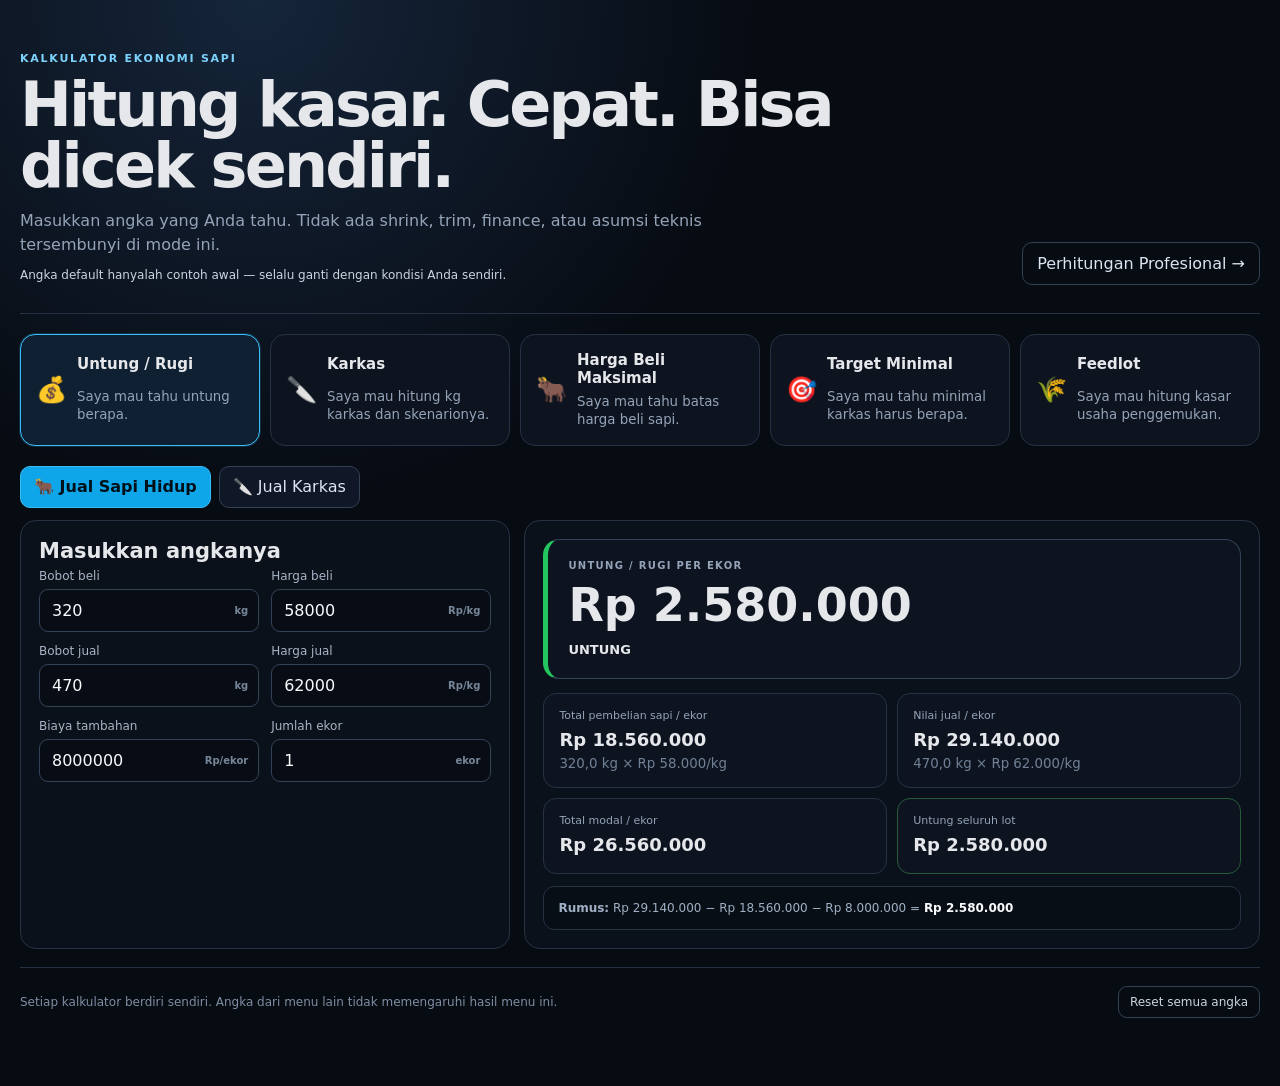
<file: cattle-economics/index.html>
<!doctype html>
<html lang="id">
  <head>
    <meta charset="UTF-8" />
    <meta name="viewport" content="width=device-width, initial-scale=1.0" />
    <meta name="theme-color" content="#111827" />
    <meta name="description" content="Enterprise cattle, feedlot, carcass, slaughterhouse, and meat economics calculator." />
    <title>Cattle Economic Intelligence System</title>
    <script type="module" crossorigin src="./assets/index-B0aUcyqt.js"></script>
    <link rel="stylesheet" crossorigin href="./assets/index-Bn8fKiY9.css">
  </head>
  <body>
    <div id="root"></div>
  </body>
</html>
</file>
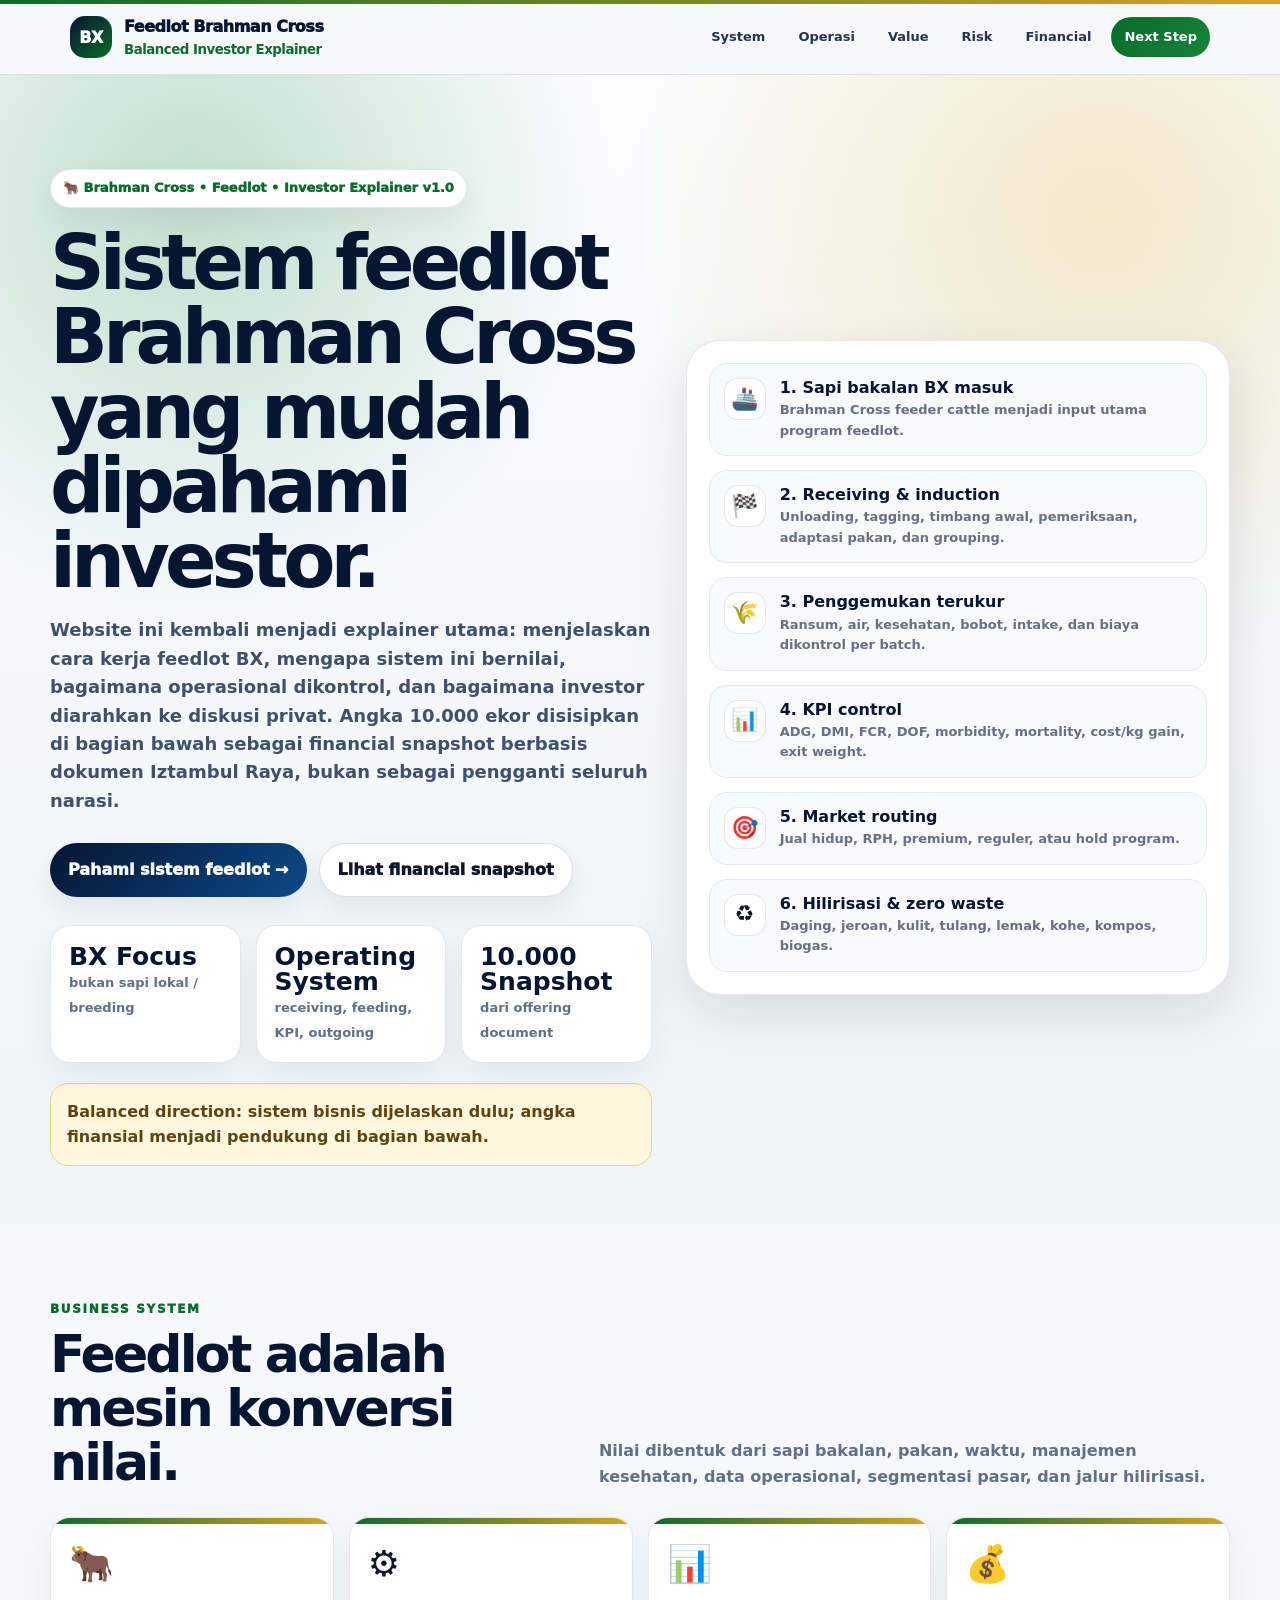
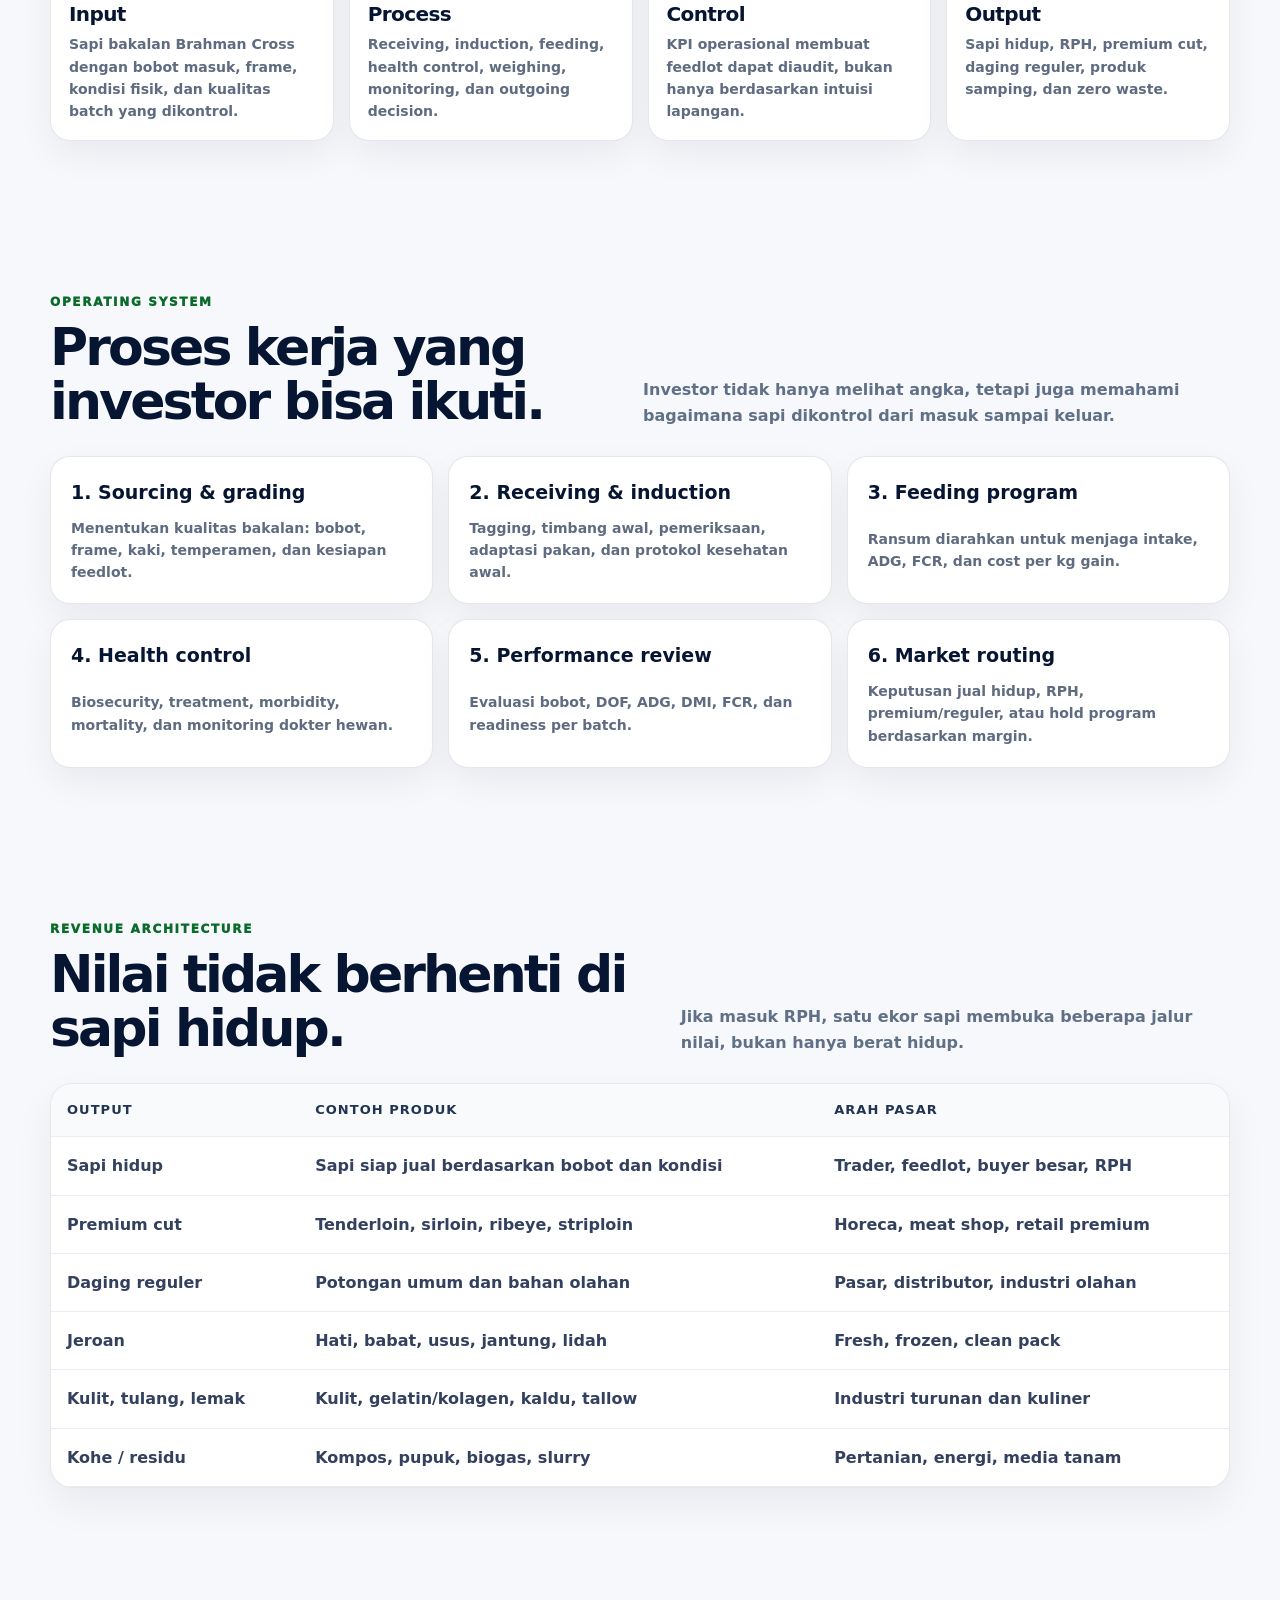
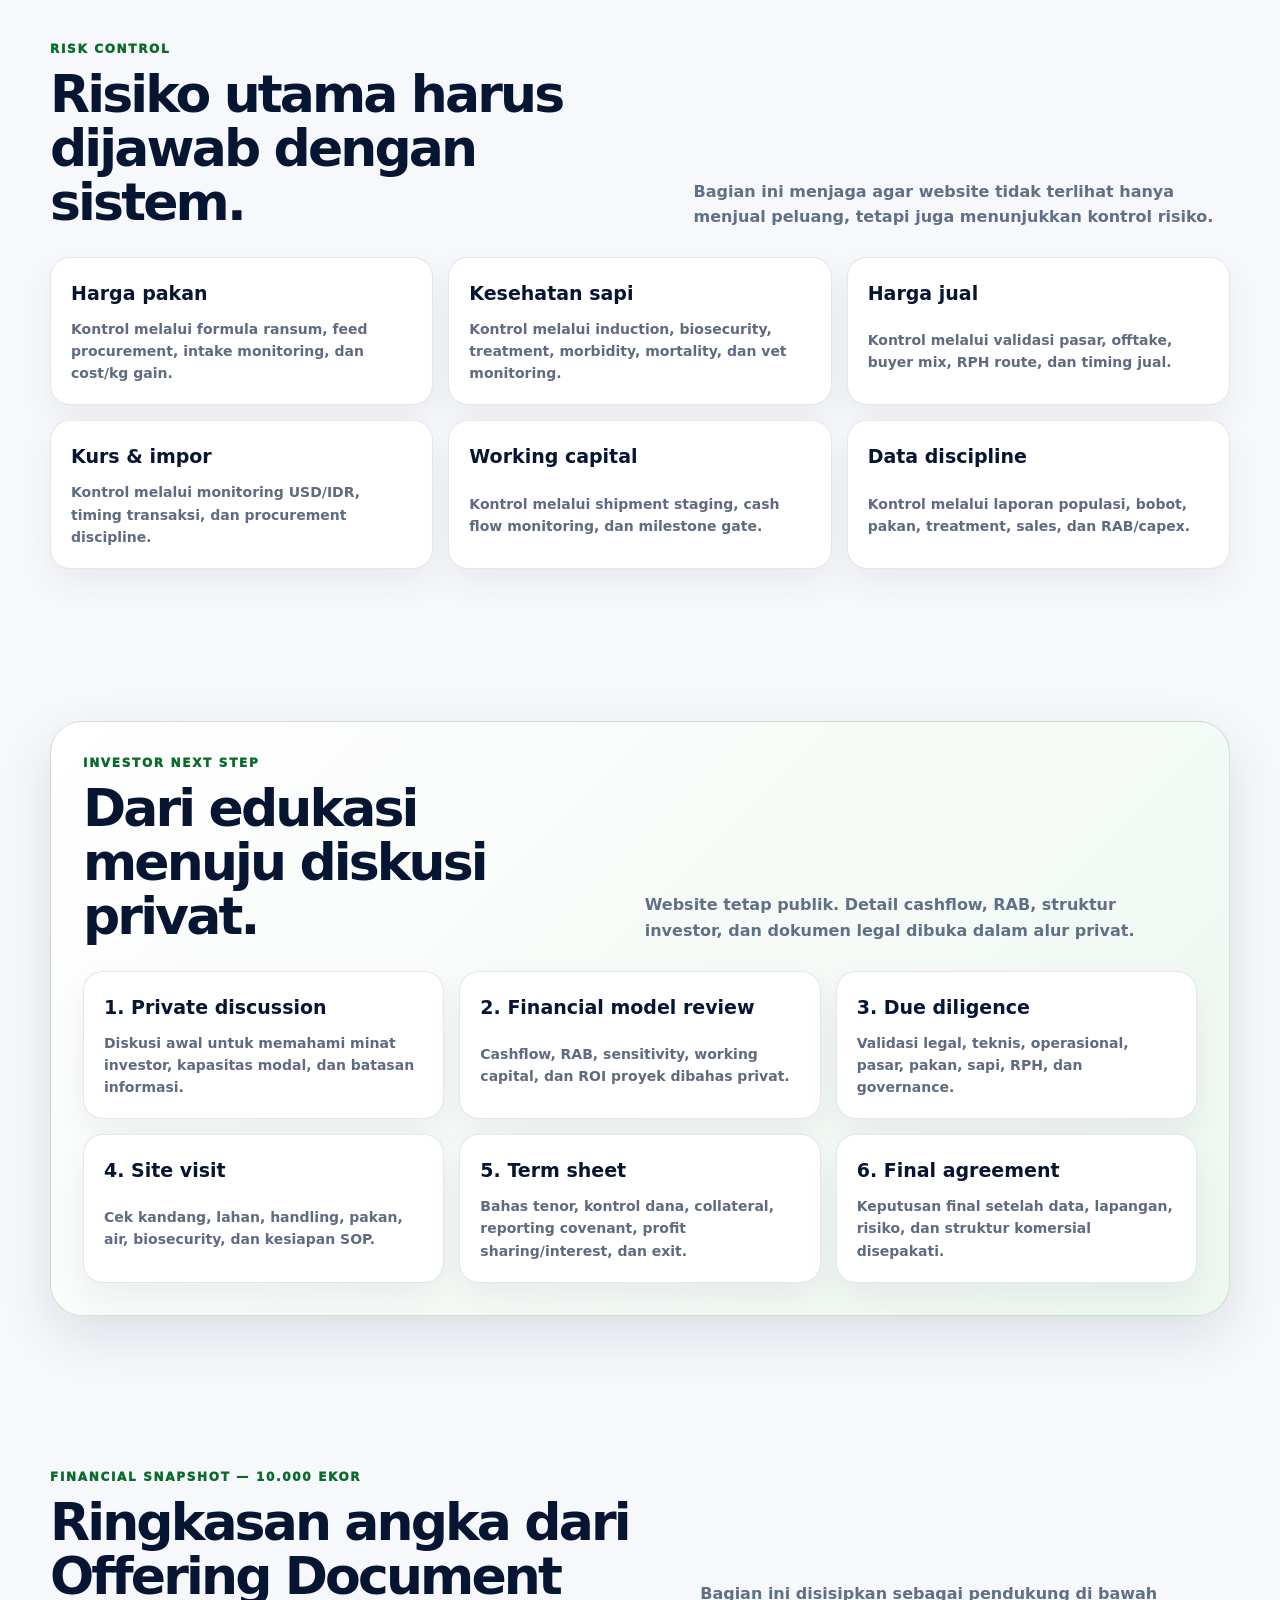
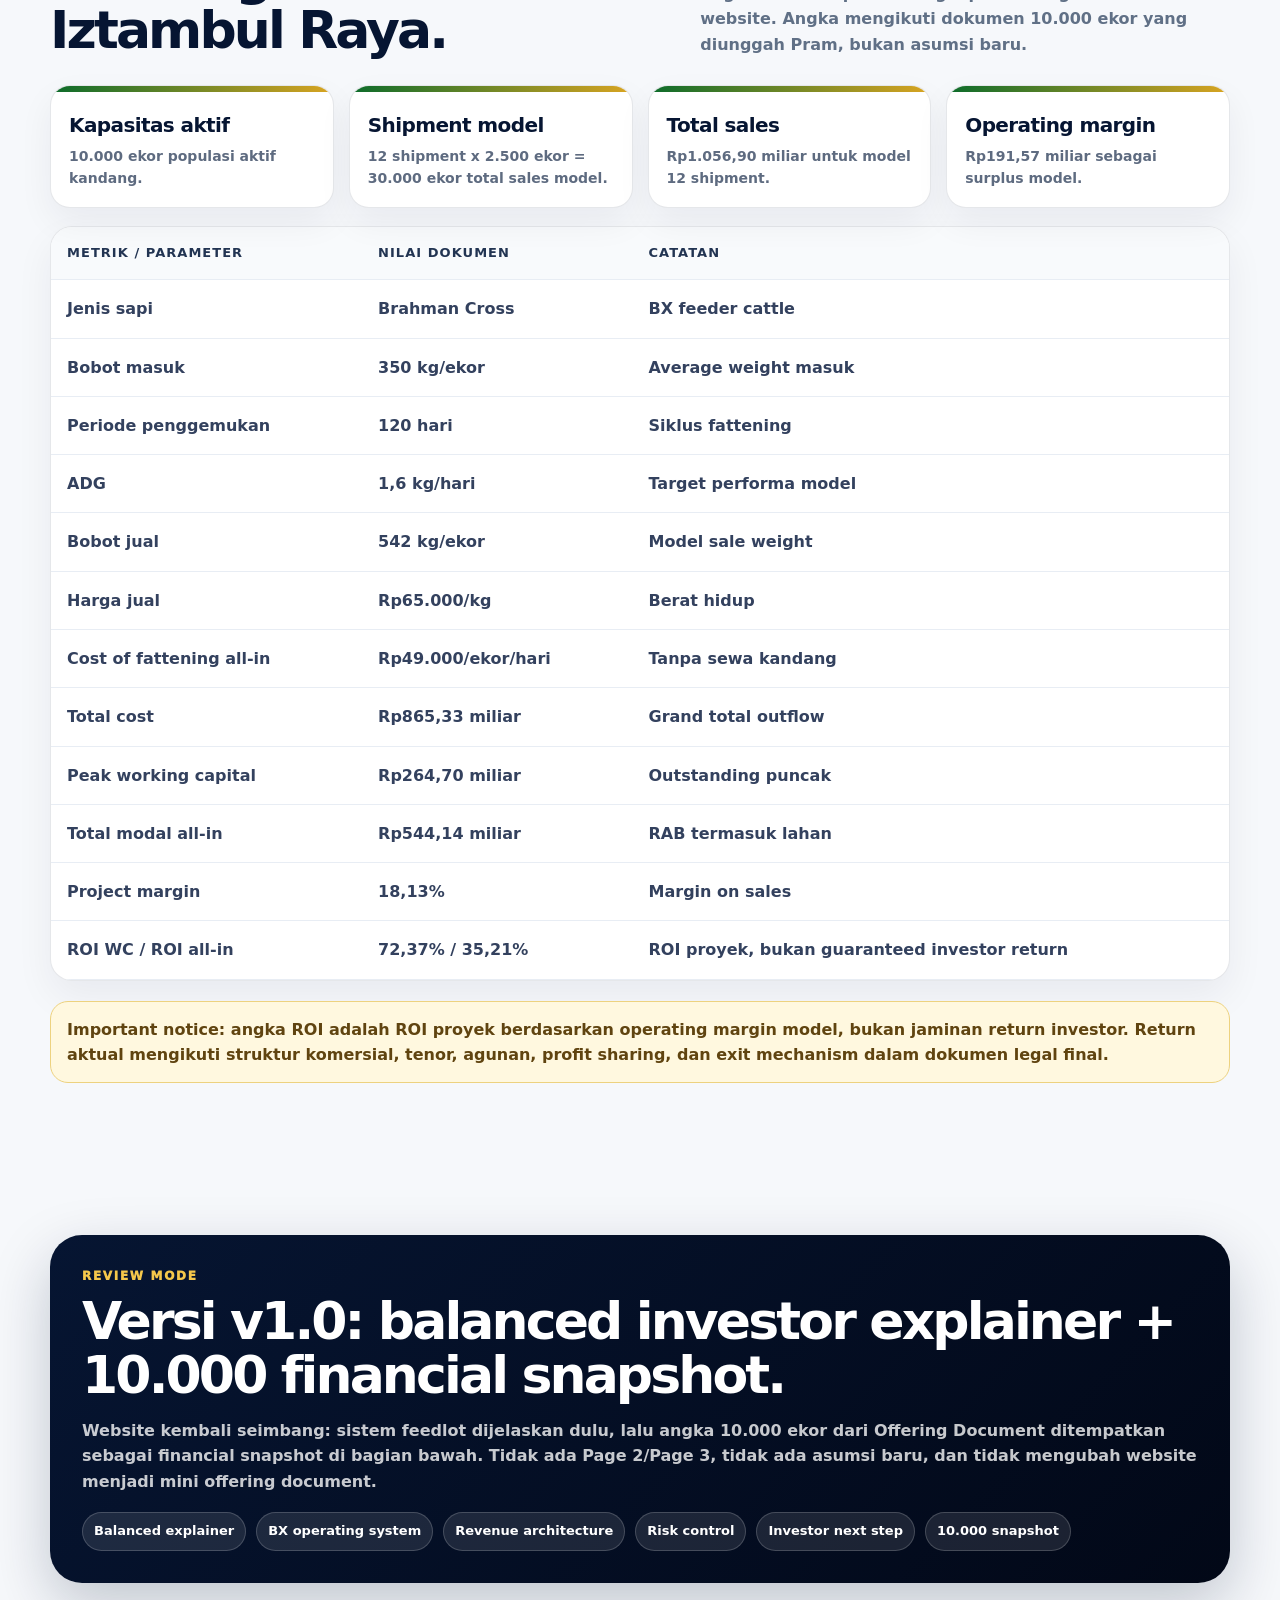
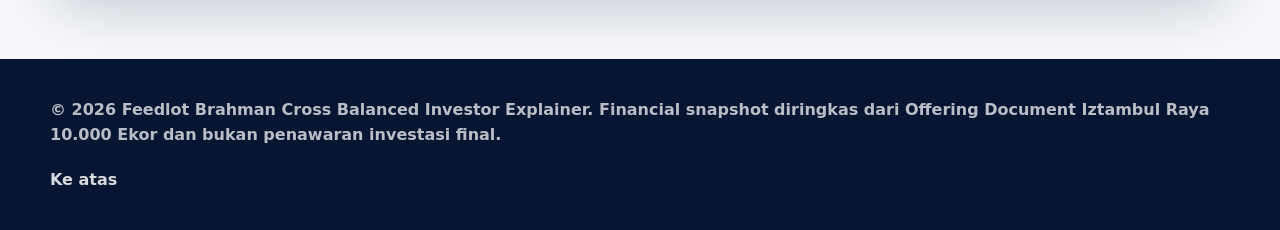
<file: feedlot/index.html>
<!doctype html><html lang="id"><head><meta charset="utf-8"><meta name="viewport" content="width=device-width,initial-scale=1"><title>Feedlot Brahman Cross (BX) | Balanced Investor Explainer v1.0</title><meta name="description" content="Single-page investor explainer untuk feedlot Brahman Cross/BX: sistem operasional, revenue architecture, risk control, investor next step, dan financial snapshot 10.000 ekor berdasarkan Offering Document Iztambul Raya."><meta name="theme-color" content="#061532"><style>:root{--navy:#061532;--blue:#0c4a8a;--green:#0b6b2b;--green2:#16843a;--gold:#d9a421;--ink:#0f172a;--muted:#607086;--bg:#f6f8fb;--line:#dfe7f1;--max:1180px;--shadow:0 20px 55px rgba(6,21,50,.11)}*{box-sizing:border-box}html{scroll-behavior:smooth}body{margin:0;font-family:Inter,ui-sans-serif,system-ui,-apple-system,BlinkMacSystemFont,"Segoe UI",sans-serif;background:var(--bg);color:var(--ink);line-height:1.58}a{text-decoration:none;color:inherit}.topbar{position:fixed;inset:0 0 auto;height:4px;background:linear-gradient(90deg,var(--green),var(--gold));z-index:99}header{position:sticky;top:0;z-index:90;background:rgba(246,248,251,.94);backdrop-filter:blur(16px);border-bottom:1px solid rgba(6,21,50,.1)}.nav{max-width:var(--max);margin:auto;padding:14px 20px;display:flex;justify-content:space-between;align-items:center;gap:16px}.brand{display:flex;align-items:center;gap:12px;color:var(--navy);font-weight:950;letter-spacing:-.03em}.badge{width:42px;height:42px;border-radius:15px;background:linear-gradient(135deg,var(--navy),var(--green));display:grid;place-items:center;color:#fff}.brand small{display:block;color:var(--green);font-weight:900}.links{display:flex;gap:7px;flex-wrap:wrap;justify-content:flex-end}.links a{font-size:13px;font-weight:850;color:#223452;padding:9px 12px;border-radius:999px;border:1px solid transparent}.links a:hover{background:#fff;border-color:rgba(6,21,50,.12)}.links .cta{background:linear-gradient(135deg,var(--green),var(--green2));color:#fff}.section{padding:76px 20px}.container{max-width:var(--max);margin:auto}.hero{padding:94px 20px 58px;background:radial-gradient(circle at 15% 10%,rgba(22,132,58,.25),transparent 28%),radial-gradient(circle at 86% 12%,rgba(217,164,33,.23),transparent 32%),linear-gradient(180deg,#fbfdff 0%,#eef4f8 100%)}.hero-grid{max-width:var(--max);margin:auto;display:grid;grid-template-columns:1.05fr .95fr;gap:34px;align-items:center}.eyebrow{display:inline-flex;gap:8px;align-items:center;background:#fff;border:1px solid rgba(6,21,50,.1);box-shadow:0 12px 28px rgba(6,21,50,.06);padding:8px 12px;border-radius:999px;font-size:13px;font-weight:950;color:var(--green)}h1{font-size:clamp(39px,6.4vw,76px);line-height:.98;margin:18px 0;letter-spacing:-.065em;color:var(--navy)}.lead{font-size:18px;color:#40506b;max-width:760px;margin:0 0 24px;font-weight:650}.actions{display:flex;gap:12px;flex-wrap:wrap;margin:28px 0}.btn{display:inline-flex;align-items:center;gap:9px;padding:13px 18px;border-radius:999px;font-weight:950;border:1px solid rgba(6,21,50,.14);background:#fff;box-shadow:0 12px 28px rgba(6,21,50,.08)}.btn.primary{background:linear-gradient(135deg,var(--navy),var(--blue));color:#fff;border:0}.grid4,.grid3,.grid2,.stats,.metrics{display:grid;gap:15px}.grid4{grid-template-columns:repeat(4,1fr)}.grid3{grid-template-columns:repeat(3,1fr)}.grid2{grid-template-columns:repeat(2,1fr)}.stats{grid-template-columns:repeat(3,1fr);margin-top:26px}.metrics{grid-template-columns:repeat(4,1fr)}.card,.stat,.metric,.timeline,.faq details{background:#fff;border:1px solid rgba(6,21,50,.1);border-radius:20px;padding:18px;box-shadow:0 14px 35px rgba(6,21,50,.06)}.stat b,.metric b{display:block;color:var(--navy);font-size:25px;line-height:1}.stat span,.metric span{font-size:13px;color:var(--muted);font-weight:800}.visual{background:#fff;border:1px solid rgba(6,21,50,.1);border-radius:34px;padding:22px;box-shadow:var(--shadow)}.flow{display:grid;gap:14px}.node{display:flex;gap:14px;align-items:flex-start;background:#f8fafc;border:1px solid #e4eaf2;border-radius:18px;padding:14px}.icon{width:42px;height:42px;flex:0 0 auto;border-radius:14px;background:#fff;border:1px solid rgba(6,21,50,.1);display:grid;place-items:center;font-size:22px}.node b{display:block;color:var(--navy);line-height:1.2}.node span{display:block;color:#657086;font-size:13px;font-weight:730;margin-top:3px}.head{display:flex;justify-content:space-between;align-items:end;gap:24px;margin-bottom:28px}.kicker{color:var(--green);font-weight:950;text-transform:uppercase;letter-spacing:.14em;font-size:12px;margin-bottom:8px}h2{font-size:clamp(30px,4.5vw,52px);line-height:1.04;margin:0;color:var(--navy);letter-spacing:-.055em}.head p{max-width:650px;color:var(--muted);font-weight:700;margin:0}.card{position:relative;overflow:hidden}.card:before{content:"";position:absolute;inset:0 0 auto;height:6px;background:linear-gradient(90deg,var(--green),var(--gold))}.card h3{font-size:20px;line-height:1.14;margin:10px 0 8px;color:var(--navy);letter-spacing:-.03em}.card p,.timeline span{font-size:14px;color:#5e6b80;margin:0;font-weight:680}.big{font-size:36px}.dark{background:linear-gradient(135deg,var(--navy),#020817);color:#fff;border-radius:32px;padding:32px;box-shadow:0 22px 60px rgba(6,21,50,.22)}.dark h2{color:#fff}.dark p{color:rgba(255,255,255,.78);font-weight:700}.pillrow{display:flex;gap:10px;flex-wrap:wrap;margin-top:18px}.pill{background:rgba(255,255,255,.1);border:1px solid rgba(255,255,255,.18);padding:8px 11px;border-radius:999px;font-size:13px;font-weight:900}.table{overflow:auto;background:#fff;border:1px solid rgba(6,21,50,.1);border-radius:22px;box-shadow:0 16px 38px rgba(6,21,50,.06)}table{width:100%;border-collapse:collapse;min-width:860px}th,td{padding:16px;border-bottom:1px solid #e8edf4;text-align:left}th{background:#f8fafc;color:#223452;font-size:13px;text-transform:uppercase;letter-spacing:.08em}td{font-weight:700;color:#33415e}.note{margin-top:20px;background:#fff8df;border:1px solid #edd27f;color:#604410;padding:15px 16px;border-radius:18px;font-weight:820}.timeline{display:grid;gap:10px;padding:20px}.timeline b{color:var(--navy);font-size:19px}.conversion{background:linear-gradient(135deg,#fff,#eef7f0);border:1px solid rgba(11,107,43,.18);border-radius:32px;padding:32px;box-shadow:var(--shadow)}footer{background:#061532;color:#fff;padding:38px 20px}.foot{max-width:var(--max);margin:auto;display:flex;justify-content:space-between;gap:20px;flex-wrap:wrap}.foot p{margin:0;color:rgba(255,255,255,.72);font-weight:700}.foot a{color:rgba(255,255,255,.84);font-weight:900}@media(max-width:1050px){.hero-grid{grid-template-columns:1fr}.grid4,.grid3,.grid2,.metrics{grid-template-columns:repeat(2,1fr)}}@media(max-width:720px){.links{display:none}.section{padding:58px 16px}.stats,.grid4,.grid3,.grid2,.metrics{grid-template-columns:1fr}.head{display:block}.head p{margin-top:12px}}</style></head><body><div class="topbar"></div><header><nav class="nav"><a class="brand" href="#top"><span class="badge">BX</span><span>Feedlot Brahman Cross<small>Balanced Investor Explainer</small></span></a><div class="links"><a href="#system">System</a><a href="#operasi">Operasi</a><a href="#value">Value</a><a href="#risk">Risk</a><a href="#financial">Financial</a><a href="#action" class="cta">Next Step</a></div></nav></header><main id="top"><section class="hero"><div class="hero-grid"><div><span class="eyebrow">🐂 Brahman Cross • Feedlot • Investor Explainer v1.0</span><h1>Sistem feedlot Brahman Cross yang mudah dipahami investor.</h1><p class="lead">Website ini kembali menjadi explainer utama: menjelaskan cara kerja feedlot BX, mengapa sistem ini bernilai, bagaimana operasional dikontrol, dan bagaimana investor diarahkan ke diskusi privat. Angka 10.000 ekor disisipkan di bagian bawah sebagai financial snapshot berbasis dokumen Iztambul Raya, bukan sebagai pengganti seluruh narasi.</p><div class="actions"><a class="btn primary" href="#system">Pahami sistem feedlot →</a><a class="btn" href="#financial">Lihat financial snapshot</a></div><div class="stats"><div class="stat"><b>BX Focus</b><span>bukan sapi lokal / breeding</span></div><div class="stat"><b>Operating System</b><span>receiving, feeding, KPI, outgoing</span></div><div class="stat"><b>10.000 Snapshot</b><span>dari offering document</span></div></div><div class="note">Balanced direction: sistem bisnis dijelaskan dulu; angka finansial menjadi pendukung di bagian bawah.</div></div><div class="visual"><div class="flow"><div class="node"><div class="icon">🚢</div><div><b>1. Sapi bakalan BX masuk</b><span>Brahman Cross feeder cattle menjadi input utama program feedlot.</span></div></div><div class="node"><div class="icon">🏁</div><div><b>2. Receiving & induction</b><span>Unloading, tagging, timbang awal, pemeriksaan, adaptasi pakan, dan grouping.</span></div></div><div class="node"><div class="icon">🌾</div><div><b>3. Penggemukan terukur</b><span>Ransum, air, kesehatan, bobot, intake, dan biaya dikontrol per batch.</span></div></div><div class="node"><div class="icon">📊</div><div><b>4. KPI control</b><span>ADG, DMI, FCR, DOF, morbidity, mortality, cost/kg gain, exit weight.</span></div></div><div class="node"><div class="icon">🎯</div><div><b>5. Market routing</b><span>Jual hidup, RPH, premium, reguler, atau hold program.</span></div></div><div class="node"><div class="icon">♻️</div><div><b>6. Hilirisasi & zero waste</b><span>Daging, jeroan, kulit, tulang, lemak, kohe, kompos, biogas.</span></div></div></div></div></div></section><section class="section" id="system"><div class="container"><div class="head"><div><div class="kicker">Business system</div><h2>Feedlot adalah mesin konversi nilai.</h2></div><p>Nilai dibentuk dari sapi bakalan, pakan, waktu, manajemen kesehatan, data operasional, segmentasi pasar, dan jalur hilirisasi.</p></div><div class="grid4"><div class="card"><div class="big">🐂</div><h3>Input</h3><p>Sapi bakalan Brahman Cross dengan bobot masuk, frame, kondisi fisik, dan kualitas batch yang dikontrol.</p></div><div class="card"><div class="big">⚙️</div><h3>Process</h3><p>Receiving, induction, feeding, health control, weighing, monitoring, dan outgoing decision.</p></div><div class="card"><div class="big">📊</div><h3>Control</h3><p>KPI operasional membuat feedlot dapat diaudit, bukan hanya berdasarkan intuisi lapangan.</p></div><div class="card"><div class="big">💰</div><h3>Output</h3><p>Sapi hidup, RPH, premium cut, daging reguler, produk samping, dan zero waste.</p></div></div></div></section><section class="section" id="operasi"><div class="container"><div class="head"><div><div class="kicker">Operating system</div><h2>Proses kerja yang investor bisa ikuti.</h2></div><p>Investor tidak hanya melihat angka, tetapi juga memahami bagaimana sapi dikontrol dari masuk sampai keluar.</p></div><div class="grid3"><div class="timeline"><b>1. Sourcing & grading</b><span>Menentukan kualitas bakalan: bobot, frame, kaki, temperamen, dan kesiapan feedlot.</span></div><div class="timeline"><b>2. Receiving & induction</b><span>Tagging, timbang awal, pemeriksaan, adaptasi pakan, dan protokol kesehatan awal.</span></div><div class="timeline"><b>3. Feeding program</b><span>Ransum diarahkan untuk menjaga intake, ADG, FCR, dan cost per kg gain.</span></div><div class="timeline"><b>4. Health control</b><span>Biosecurity, treatment, morbidity, mortality, dan monitoring dokter hewan.</span></div><div class="timeline"><b>5. Performance review</b><span>Evaluasi bobot, DOF, ADG, DMI, FCR, dan readiness per batch.</span></div><div class="timeline"><b>6. Market routing</b><span>Keputusan jual hidup, RPH, premium/reguler, atau hold program berdasarkan margin.</span></div></div></div></section><section class="section" id="value"><div class="container"><div class="head"><div><div class="kicker">Revenue architecture</div><h2>Nilai tidak berhenti di sapi hidup.</h2></div><p>Jika masuk RPH, satu ekor sapi membuka beberapa jalur nilai, bukan hanya berat hidup.</p></div><div class="table"><table><thead><tr><th>Output</th><th>Contoh Produk</th><th>Arah Pasar</th></tr></thead><tbody><tr><td>Sapi hidup</td><td>Sapi siap jual berdasarkan bobot dan kondisi</td><td>Trader, feedlot, buyer besar, RPH</td></tr><tr><td>Premium cut</td><td>Tenderloin, sirloin, ribeye, striploin</td><td>Horeca, meat shop, retail premium</td></tr><tr><td>Daging reguler</td><td>Potongan umum dan bahan olahan</td><td>Pasar, distributor, industri olahan</td></tr><tr><td>Jeroan</td><td>Hati, babat, usus, jantung, lidah</td><td>Fresh, frozen, clean pack</td></tr><tr><td>Kulit, tulang, lemak</td><td>Kulit, gelatin/kolagen, kaldu, tallow</td><td>Industri turunan dan kuliner</td></tr><tr><td>Kohe / residu</td><td>Kompos, pupuk, biogas, slurry</td><td>Pertanian, energi, media tanam</td></tr></tbody></table></div></div></section><section class="section" id="risk"><div class="container"><div class="head"><div><div class="kicker">Risk control</div><h2>Risiko utama harus dijawab dengan sistem.</h2></div><p>Bagian ini menjaga agar website tidak terlihat hanya menjual peluang, tetapi juga menunjukkan kontrol risiko.</p></div><div class="grid3"><div class="timeline"><b>Harga pakan</b><span>Kontrol melalui formula ransum, feed procurement, intake monitoring, dan cost/kg gain.</span></div><div class="timeline"><b>Kesehatan sapi</b><span>Kontrol melalui induction, biosecurity, treatment, morbidity, mortality, dan vet monitoring.</span></div><div class="timeline"><b>Harga jual</b><span>Kontrol melalui validasi pasar, offtake, buyer mix, RPH route, dan timing jual.</span></div><div class="timeline"><b>Kurs & impor</b><span>Kontrol melalui monitoring USD/IDR, timing transaksi, dan procurement discipline.</span></div><div class="timeline"><b>Working capital</b><span>Kontrol melalui shipment staging, cash flow monitoring, dan milestone gate.</span></div><div class="timeline"><b>Data discipline</b><span>Kontrol melalui laporan populasi, bobot, pakan, treatment, sales, dan RAB/capex.</span></div></div></div></section><section class="section" id="action"><div class="container conversion"><div class="head"><div><div class="kicker">Investor next step</div><h2>Dari edukasi menuju diskusi privat.</h2></div><p>Website tetap publik. Detail cashflow, RAB, struktur investor, dan dokumen legal dibuka dalam alur privat.</p></div><div class="grid3"><div class="timeline"><b>1. Private discussion</b><span>Diskusi awal untuk memahami minat investor, kapasitas modal, dan batasan informasi.</span></div><div class="timeline"><b>2. Financial model review</b><span>Cashflow, RAB, sensitivity, working capital, dan ROI proyek dibahas privat.</span></div><div class="timeline"><b>3. Due diligence</b><span>Validasi legal, teknis, operasional, pasar, pakan, sapi, RPH, dan governance.</span></div><div class="timeline"><b>4. Site visit</b><span>Cek kandang, lahan, handling, pakan, air, biosecurity, dan kesiapan SOP.</span></div><div class="timeline"><b>5. Term sheet</b><span>Bahas tenor, kontrol dana, collateral, reporting covenant, profit sharing/interest, dan exit.</span></div><div class="timeline"><b>6. Final agreement</b><span>Keputusan final setelah data, lapangan, risiko, dan struktur komersial disepakati.</span></div></div></div></section><section class="section" id="financial"><div class="container"><div class="head"><div><div class="kicker">Financial snapshot — 10.000 ekor</div><h2>Ringkasan angka dari Offering Document Iztambul Raya.</h2></div><p>Bagian ini disisipkan sebagai pendukung di bawah website. Angka mengikuti dokumen 10.000 ekor yang diunggah Pram, bukan asumsi baru.</p></div><div class="grid4"><div class="card"><h3>Kapasitas aktif</h3><p>10.000 ekor populasi aktif kandang.</p></div><div class="card"><h3>Shipment model</h3><p>12 shipment x 2.500 ekor = 30.000 ekor total sales model.</p></div><div class="card"><h3>Total sales</h3><p>Rp1.056,90 miliar untuk model 12 shipment.</p></div><div class="card"><h3>Operating margin</h3><p>Rp191,57 miliar sebagai surplus model.</p></div></div><div class="table" style="margin-top:18px"><table><thead><tr><th>Metrik / Parameter</th><th>Nilai Dokumen</th><th>Catatan</th></tr></thead><tbody><tr><td>Jenis sapi</td><td>Brahman Cross</td><td>BX feeder cattle</td></tr><tr><td>Bobot masuk</td><td>350 kg/ekor</td><td>Average weight masuk</td></tr><tr><td>Periode penggemukan</td><td>120 hari</td><td>Siklus fattening</td></tr><tr><td>ADG</td><td>1,6 kg/hari</td><td>Target performa model</td></tr><tr><td>Bobot jual</td><td>542 kg/ekor</td><td>Model sale weight</td></tr><tr><td>Harga jual</td><td>Rp65.000/kg</td><td>Berat hidup</td></tr><tr><td>Cost of fattening all-in</td><td>Rp49.000/ekor/hari</td><td>Tanpa sewa kandang</td></tr><tr><td>Total cost</td><td>Rp865,33 miliar</td><td>Grand total outflow</td></tr><tr><td>Peak working capital</td><td>Rp264,70 miliar</td><td>Outstanding puncak</td></tr><tr><td>Total modal all-in</td><td>Rp544,14 miliar</td><td>RAB termasuk lahan</td></tr><tr><td>Project margin</td><td>18,13%</td><td>Margin on sales</td></tr><tr><td>ROI WC / ROI all-in</td><td>72,37% / 35,21%</td><td>ROI proyek, bukan guaranteed investor return</td></tr></tbody></table></div><div class="note">Important notice: angka ROI adalah ROI proyek berdasarkan operating margin model, bukan jaminan return investor. Return aktual mengikuti struktur komersial, tenor, agunan, profit sharing, dan exit mechanism dalam dokumen legal final.</div></div></section><section class="section" id="review"><div class="container dark"><div class="kicker" style="color:#f5c84b">Review mode</div><h2>Versi v1.0: balanced investor explainer + 10.000 financial snapshot.</h2><p>Website kembali seimbang: sistem feedlot dijelaskan dulu, lalu angka 10.000 ekor dari Offering Document ditempatkan sebagai financial snapshot di bagian bawah. Tidak ada Page 2/Page 3, tidak ada asumsi baru, dan tidak mengubah website menjadi mini offering document.</p><div class="pillrow"><span class="pill">Balanced explainer</span><span class="pill">BX operating system</span><span class="pill">Revenue architecture</span><span class="pill">Risk control</span><span class="pill">Investor next step</span><span class="pill">10.000 snapshot</span></div></div></section></main><footer><div class="foot"><p>© 2026 Feedlot Brahman Cross Balanced Investor Explainer. Financial snapshot diringkas dari Offering Document Iztambul Raya 10.000 Ekor dan bukan penawaran investasi final.</p><a href="#top">Ke atas</a></div></footer></body></html>
</file>
<file: cattle-economics/assets/index-Bn8fKiY9.css>
:root{color:#e5e7eb;font-synthesis:none;background:#070b12;font-family:Inter,ui-sans-serif,system-ui,-apple-system,BlinkMacSystemFont,Segoe UI,sans-serif}*{box-sizing:border-box}body{color:#e5e7eb;background:radial-gradient(circle at 20% 0,#15253a 0,#070b12 32rem);min-width:320px;margin:0}button,input{font:inherit}.app-shell{width:min(1500px,100% - 28px);margin:0 auto;padding:28px 0 50px}.eyebrow{letter-spacing:.16em;color:#7dd3fc;font-size:12px;font-weight:800}.hero,.quick-header{border-bottom:1px solid #263244;justify-content:space-between;align-items:flex-end;gap:28px;padding:22px 0 28px;display:flex}.hero h1,.quick-header h1,.mode-intro h1{letter-spacing:-.04em;margin:10px 0 12px;font-size:clamp(28px,5vw,52px);line-height:1}.hero p,.quick-header p,.mode-intro p{color:#9ca3af;max-width:780px;margin:0}.hero-actions{align-items:flex-end;gap:12px;display:flex}.hero-metrics{gap:10px;min-width:270px;display:grid}.hero-metrics div{background:#0d1420;border:1px solid #273449;border-radius:14px;padding:14px 16px}.hero-metrics span,.kpi span{color:#94a3b8;font-size:12px;display:block}.hero-metrics strong{margin-top:5px;font-size:19px;display:block}.mode-home{align-content:center;gap:36px;min-height:78vh;display:grid}.mode-intro{text-align:center;max-width:820px;margin:0 auto}.mode-intro p{margin:0 auto}.mode-cards{grid-template-columns:1fr 1fr;gap:18px;width:100%;max-width:1050px;margin:0 auto;display:grid}.mode-card{text-align:left;color:#e5e7eb;cursor:pointer;background:linear-gradient(#0e1724,#0a111b);border:1px solid #2c3b50;border-radius:22px;padding:28px;transition:transform .2s,border-color .2s,box-shadow .2s}.mode-card:hover{border-color:#64748b;transform:translateY(-3px);box-shadow:0 18px 50px #00000038}.mode-card.quick-card{background:linear-gradient(#10221a,#0a1511);border-color:#2d5a43}.mode-card.pro-card{background:linear-gradient(#101d2e,#0a121e);border-color:#2d4867}.mode-icon{margin-bottom:16px;font-size:34px;display:block}.mode-card b{font-size:26px;display:block}.mode-card p{color:#a7b1c0;min-height:76px;line-height:1.6}.mode-card em{letter-spacing:.08em;text-transform:uppercase;color:#7dd3fc;font-size:12px;font-style:normal;font-weight:800}.quick-task-grid{grid-template-columns:repeat(4,minmax(0,1fr));gap:10px;margin:18px 0;display:grid}.quick-task{color:#e5e7eb;text-align:left;cursor:pointer;background:#0d1420;border:1px solid #263244;border-radius:14px;grid-template-rows:auto auto;grid-template-columns:auto 1fr;align-items:center;gap:2px 10px;padding:14px;display:grid}.quick-task>span{grid-row:1/3;font-size:23px}.quick-task b{font-size:14px}.quick-task small{color:#94a3b8}.quick-task.active{background:#102033;border-color:#38bdf8;box-shadow:0 0 0 1px #38bdf82e}.quick-layout{grid-template-columns:minmax(320px,.85fr) minmax(0,1.45fr);gap:16px;display:grid}.quick-input-panel,.quick-result-panel{min-height:540px}.section-heading{justify-content:space-between;align-items:flex-start;gap:12px;display:flex}.quick-field-grid{grid-template-columns:1fr 1fr;gap:12px;margin-top:14px;display:grid}.input-with-suffix{background:#080d15;border:1px solid #344259;border-radius:9px;align-items:center;display:flex;overflow:hidden}.input-with-suffix input{border:0!important;border-radius:0!important}.input-with-suffix b{color:#77879a;white-space:nowrap;padding:0 10px;font-size:11px}.assumption-box{border-top:1px solid #263244;margin-top:18px;padding-top:14px}.assumption-box summary{cursor:pointer;color:#9fb0c4;font-weight:700}.profit-hero{background:#0d1420;border:1px solid #334155;border-left-width:5px;border-radius:16px;margin-bottom:14px;padding:20px}.profit-hero span{color:#94a3b8;letter-spacing:.12em;font-size:11px;display:block}.profit-hero strong{margin:7px 0;font-size:clamp(25px,4vw,42px);display:block}.profit-hero b{font-size:13px}.profit-hero.good{border-left-color:#22c55e}.profit-hero.warning{border-left-color:#f59e0b}.profit-hero.danger{border-left-color:#ef4444}.quick-kpis{grid-template-columns:repeat(2,minmax(0,1fr));margin-bottom:12px}.target-grid{grid-template-columns:1fr 1fr;gap:12px;margin-bottom:14px;display:grid}.scenario-strip{grid-template-columns:repeat(4,minmax(0,1fr));gap:9px;margin-bottom:14px;display:grid}.scenario-strip div{background:#0d1420;border:1px solid #263244;border-radius:12px;padding:13px}.scenario-strip span,.scenario-strip small{color:#94a3b8;display:block}.scenario-strip strong{margin:5px 0;font-size:15px;display:block}.scenario-strip .good{border-color:#245c39}.scenario-strip .mid{border-color:#6b5624}.scenario-strip .bad{border-color:#683333}.detail-link{color:#c7d2df;cursor:pointer;background:#101827;border:1px solid #334155;border-radius:11px;width:100%;min-height:46px;margin-top:18px}.ghost-btn,.mini-btn,.home-link{color:#dbe6f2;cursor:pointer;background:0 0;border:1px solid #334155;border-radius:10px;padding:10px 13px}.mini-btn{padding:7px 10px;font-size:12px}.home-link{white-space:nowrap}.input-stack{gap:12px;margin-top:20px;display:grid}.input-stack details{background:#0b111b;border:1px solid #263244;border-radius:14px}.input-stack summary{cursor:pointer;padding:15px 17px;font-weight:800}.field-grid{grid-template-columns:repeat(4,minmax(0,1fr));gap:12px;padding:0 16px 16px;display:grid}.field{color:#a9b4c4;gap:6px;font-size:12px;display:grid}.field input{color:#f8fafc;background:#080d15;border:1px solid #344259;border-radius:9px;outline:none;width:100%;padding:11px 12px;font-size:16px}.field input:focus{border-color:#38bdf8;box-shadow:0 0 0 3px #38bdf81f}.toolbar{flex-wrap:wrap;gap:10px;margin:12px 0 18px;display:flex}.toolbar button,.tabs button{color:#e5e7eb;cursor:pointer;background:#101827;border:1px solid #334155;border-radius:10px;min-height:42px;padding:9px 13px}.toolbar button:hover,.tabs button:hover{border-color:#64748b}.toolbar .secondary{background:0 0}.tabs{z-index:5;-webkit-backdrop-filter:blur(12px);backdrop-filter:blur(12px);background:#070b12f0;gap:8px;padding-bottom:8px;display:flex;position:sticky;top:0;overflow:auto}.tabs button{white-space:nowrap}.tabs button.active{color:#001019;background:#0ea5e9;border-color:#38bdf8;font-weight:900}.module{gap:16px;padding-top:10px;display:grid}.kpi-grid{grid-template-columns:repeat(4,minmax(0,1fr));gap:12px;display:grid}.kpi-grid.compact{margin-top:16px}.kpi{background:#0d1420;border:1px solid #263244;border-radius:14px;min-width:0;padding:14px}.kpi strong{overflow-wrap:anywhere;margin-top:7px;font-size:18px;display:block}.kpi.good{border-left:4px solid #22c55e}.kpi.warning{border-left:4px solid #f59e0b}.kpi.danger{border-left:4px solid #ef4444}.two-col{grid-template-columns:1fr 1fr;gap:16px;display:grid}.panel{background:#0b111b;border:1px solid #263244;border-radius:14px;min-width:0;padding:17px}.panel h3{margin:0 0 5px;font-size:17px}.muted{color:#94a3b8;margin:4px 0 12px;font-size:13px}.data-rows{display:grid}.data-row{border-bottom:1px solid #1f2b3b;justify-content:space-between;gap:20px;padding:9px 0;display:flex}.data-row:last-child{border-bottom:0}.data-row span{color:#98a6b8}.data-row strong{text-align:right;font-variant-numeric:tabular-nums}.verdict{background:#0d1420;border:1px solid #334155;border-left-width:5px;border-radius:14px;padding:16px}.verdict span{letter-spacing:.12em;text-transform:uppercase;color:#94a3b8;font-size:11px}.verdict strong{margin:5px 0;font-size:19px;display:block}.verdict p{color:#a9b4c4;margin:0}.verdict.good{border-left-color:#22c55e}.verdict.warning{border-left-color:#f59e0b}.verdict.danger{border-left-color:#ef4444}.table-wrap{margin-top:12px;overflow:auto}table{border-collapse:collapse;width:100%;min-width:720px;font-size:13px}th,td{text-align:right;font-variant-numeric:tabular-nums;border-bottom:1px solid #233044;padding:10px 9px}th:first-child,td:first-child{text-align:left}thead th{color:#94a3b8;background:#0b111b;font-weight:800;position:sticky;top:0}.cell-good{background:#22c55e17}.cell-danger{background:#ef444417}footer{color:#7f8ea3;border-top:1px solid #263244;align-items:center;gap:14px;margin-top:24px;padding:18px 0;font-size:12px;display:flex}footer span{flex:1}@media (width<=1050px){.field-grid{grid-template-columns:repeat(3,minmax(0,1fr))}.kpi-grid{grid-template-columns:repeat(2,minmax(0,1fr))}.hero,.quick-header{flex-direction:column;align-items:flex-start}.hero-actions{justify-content:space-between;width:100%}.hero-metrics{grid-template-columns:1fr 1fr;width:100%}.quick-layout{grid-template-columns:1fr}.quick-input-panel,.quick-result-panel{min-height:0}.quick-task-grid{grid-template-columns:repeat(2,minmax(0,1fr))}}@media (width<=760px){.app-shell{width:min(100% - 18px,1500px);padding-top:12px}.field-grid{grid-template-columns:repeat(2,minmax(0,1fr))}.two-col,.mode-cards{grid-template-columns:1fr}.mode-card p{min-height:0}.hero-metrics{grid-template-columns:1fr}.data-row{gap:10px}.kpi strong{font-size:16px}.quick-field-grid,.scenario-strip{grid-template-columns:1fr 1fr}.hero-actions{display:grid}.target-grid{grid-template-columns:1fr 1fr}}@media (width<=480px){.field-grid,.kpi-grid,.quick-field-grid,.target-grid{grid-template-columns:1fr}.tabs{margin-left:-9px;margin-right:-9px;padding-left:9px;padding-right:9px}.hero h1,.quick-header h1,.mode-intro h1{font-size:32px}.quick-task-grid{grid-template-columns:1fr}.scenario-strip{grid-template-columns:1fr 1fr}.mode-card{padding:20px}.profit-hero strong{font-size:28px}footer{flex-direction:column;align-items:flex-start}}.simple-shell{width:min(1240px,100% - 28px);margin:0 auto;padding:28px 0 50px}.simple-header{border-bottom:1px solid #263244;justify-content:space-between;align-items:flex-end;gap:28px;padding:24px 0 28px;display:flex}.simple-kicker{letter-spacing:.16em;color:#7dd3fc;font-size:11px;font-weight:900;display:block}.simple-header h1{letter-spacing:-.045em;margin:10px 0 12px;font-size:clamp(34px,6vw,62px);line-height:.98}.simple-header p{color:#94a3b8;max-width:760px;margin:0;line-height:1.55}.simple-pro-link{white-space:nowrap;color:#dbe6f2;cursor:pointer;background:0 0;border:1px solid #334155;border-radius:10px;padding:11px 14px}.simple-task-grid{grid-template-columns:repeat(5,minmax(0,1fr));gap:10px;margin:20px 0;display:grid}.simple-task-grid button{color:#e5e7eb;text-align:left;cursor:pointer;background:#0d1420;border:1px solid #263244;border-radius:15px;grid-template-rows:auto auto;grid-template-columns:auto 1fr;align-items:center;gap:4px 10px;min-height:112px;padding:15px;display:grid}.simple-task-grid button>span{grid-row:1/3;font-size:25px}.simple-task-grid button b{font-size:15px}.simple-task-grid button small{color:#94a3b8;line-height:1.35}.simple-task-grid button.active{background:#102033;border-color:#38bdf8;box-shadow:0 0 0 1px #38bdf82e}.simple-switch{gap:8px;margin-bottom:12px;display:flex}.simple-switch button{color:#dbe6f2;cursor:pointer;background:#101827;border:1px solid #334155;border-radius:10px;min-height:42px;padding:9px 13px}.simple-switch button.active{color:#001019;background:#0ea5e9;border-color:#38bdf8;font-weight:900}.simple-workspace{grid-template-columns:minmax(320px,.9fr) minmax(0,1.35fr);gap:14px;display:grid}.simple-panel{background:#0b111b;border:1px solid #263244;border-radius:16px;padding:18px}.simple-panel h3{margin:0 0 6px;font-size:21px}.simple-panel h4{color:#cbd5e1;margin:18px 0 10px;font-size:14px}.simple-help{color:#94a3b8;margin:0 0 14px;font-size:13px}.simple-fields{grid-template-columns:1fr 1fr;gap:12px;display:grid}.simple-field{color:#a9b4c4;gap:6px;font-size:12px;display:grid}.simple-field>div{background:#080d15;border:1px solid #344259;border-radius:9px;align-items:center;display:flex;overflow:hidden}.simple-field input{color:#f8fafc;background:0 0;border:0;outline:none;width:100%;min-width:0;padding:11px 12px;font-size:16px}.simple-field b{color:#77879a;white-space:nowrap;padding:0 10px;font-size:10px}.simple-field>div:focus-within{border-color:#38bdf8;box-shadow:0 0 0 3px #38bdf81f}.result-panel{align-content:start;display:grid}.simple-hero-result{background:#0d1420;border:1px solid #334155;border-left-width:5px;border-radius:16px;margin-bottom:14px;padding:20px}.simple-hero-result span{color:#94a3b8;letter-spacing:.13em;font-size:10px;font-weight:900;display:block}.simple-hero-result strong{overflow-wrap:anywhere;margin:7px 0;font-size:clamp(30px,5vw,46px);display:block}.simple-hero-result b{font-size:13px}.simple-hero-result.good{border-left-color:#22c55e}.simple-hero-result.danger{border-left-color:#ef4444}.simple-result-grid{grid-template-columns:1fr 1fr;gap:10px;display:grid}.simple-result{background:#0d1420;border:1px solid #263244;border-radius:13px;padding:15px}.simple-result span{color:#94a3b8;font-size:11px;display:block}.simple-result strong{overflow-wrap:anywhere;margin:7px 0 3px;font-size:18px;display:block}.simple-result small{color:#718096}.simple-result.good{border-color:#245c39}.simple-result.danger{border-color:#683333}.simple-scenarios{grid-template-columns:repeat(4,minmax(0,1fr));gap:9px;margin-bottom:14px;display:grid}.simple-scenarios>div{background:#0d1420;border:1px solid #263244;border-radius:12px;padding:14px}.simple-scenarios span,.simple-scenarios small{color:#94a3b8;display:block}.simple-scenarios strong{margin:5px 0;font-size:15px;display:block}.simple-scenarios .good{background:#0b1811;border-color:#245c39}.simple-scenarios .mid{background:#18150b;border-color:#6b5624}.simple-scenarios .bad{background:#190e0e;border-color:#683333}.simple-footer{color:#7f8ea3;border-top:1px solid #263244;justify-content:space-between;align-items:center;gap:14px;margin-top:18px;padding:18px 0;font-size:12px;display:flex}.simple-footer button{color:#cbd5e1;cursor:pointer;background:0 0;border:1px solid #334155;border-radius:9px;padding:8px 11px}@media (width<=960px){.simple-task-grid{grid-template-columns:repeat(2,minmax(0,1fr))}.simple-workspace{grid-template-columns:1fr}.simple-header{flex-direction:column;align-items:flex-start}.simple-fields{grid-template-columns:repeat(2,minmax(0,1fr))}}@media (width<=620px){.simple-shell{width:min(100% - 18px,1240px);padding-top:12px}.simple-task-grid{grid-template-columns:1fr 1fr}.simple-task-grid button{grid-template-rows:auto auto auto;grid-template-columns:1fr;min-height:126px}.simple-task-grid button>span{grid-row:auto;font-size:25px}.simple-fields,.simple-result-grid{grid-template-columns:1fr}.simple-scenarios{grid-template-columns:1fr 1fr}.simple-header h1{font-size:40px}.simple-footer{flex-direction:column;align-items:flex-start}}@media (width<=420px){.simple-task-grid{grid-template-columns:1fr}.simple-scenarios{grid-template-columns:1fr 1fr}.simple-switch{grid-template-columns:1fr;display:grid}.simple-hero-result strong{font-size:30px}}.simple-formula{color:#9fb0c4;background:#080e16;border:1px solid #263244;border-radius:11px;margin-top:12px;padding:12px 14px;font-size:12px;line-height:1.55}.simple-formula strong{color:#f8fafc}.simple-impossible{background:#190d0d;border:1px solid #7f1d1d;border-left:5px solid #ef4444;border-radius:15px;margin-bottom:14px;padding:18px}.simple-impossible>span{color:#fca5a5;letter-spacing:.12em;font-size:10px;font-weight:900;display:block}.simple-impossible strong{color:#fee2e2;margin:7px 0;font-size:24px;display:block}.simple-impossible p{color:#d6a7a7;margin:0;font-size:13px;line-height:1.55}.simple-scenarios .target{background:#0d2116;border-color:#22c55e;box-shadow:0 0 0 1px #22c55e26}.simple-scenarios em{letter-spacing:.08em;color:#8293a8;margin-top:8px;font-size:9px;font-style:normal;font-weight:900;display:block}.simple-scenarios .target em,.simple-scenarios .good em{color:#86efac}.simple-scenarios .bad em{color:#fca5a5}.simple-footnote{color:#7f91a6;margin:13px 0 0;font-size:11px;line-height:1.5}.simple-header-note{font-size:12px;color:#cbd5e1!important;margin-top:8px!important}.simple-example-note{color:#a9b8c9;background:#0d1724;border:1px solid #334155;border-radius:10px;margin:12px 0 16px;padding:11px 12px;font-size:12px;line-height:1.5}.simple-hero-result.warning{border-left-color:#f59e0b}.simple-feedlot-status{background:#0d1420;border:1px solid #334155;border-left-width:4px;border-radius:11px;margin:0 0 10px;padding:13px 14px}.simple-feedlot-status strong{margin-bottom:4px;font-size:13px;display:block}.simple-feedlot-status p{color:#93a4b7;margin:0;font-size:12px;line-height:1.5}.simple-feedlot-status.good{border-left-color:#22c55e}.simple-feedlot-status.warning{border-left-color:#f59e0b}.simple-feedlot-status.danger{border-left-color:#ef4444}.feedlot-input-group{border-top:1px solid #1f2a3a;margin-top:18px;padding-top:14px}.feedlot-input-group:first-of-type{margin-top:10px}.feedlot-input-group h4{color:#dbe6f2!important;margin:0 0 10px!important;font-size:13px!important}.simple-field-note{color:#718196;margin:9px 0 0;font-size:10px;line-height:1.45}.feedlot-snapshot{grid-template-columns:repeat(3,minmax(0,1fr));gap:8px;margin-bottom:4px;display:grid}.feedlot-snapshot>div{background:#0d1420;border:1px solid #263244;border-radius:11px;padding:12px}.feedlot-snapshot span{color:#8393a7;font-size:10px;display:block}.feedlot-snapshot strong{overflow-wrap:anywhere;margin-top:5px;font-size:15px;display:block}.feedlot-whatif-grid{grid-template-columns:repeat(3,minmax(0,1fr));gap:9px;display:grid}.feedlot-whatif-grid>div{background:#0d1420;border:1px solid #334155;border-radius:12px;padding:14px}.feedlot-whatif-grid span,.feedlot-whatif-grid small{color:#8fa0b4;display:block}.feedlot-whatif-grid strong{margin:6px 0;font-size:16px;display:block}.feedlot-whatif-grid small{font-size:10px;line-height:1.4}@media (width<=760px){.feedlot-snapshot,.feedlot-whatif-grid{grid-template-columns:1fr 1fr}}@media (width<=480px){.feedlot-snapshot,.feedlot-whatif-grid{grid-template-columns:1fr}}
</file>
